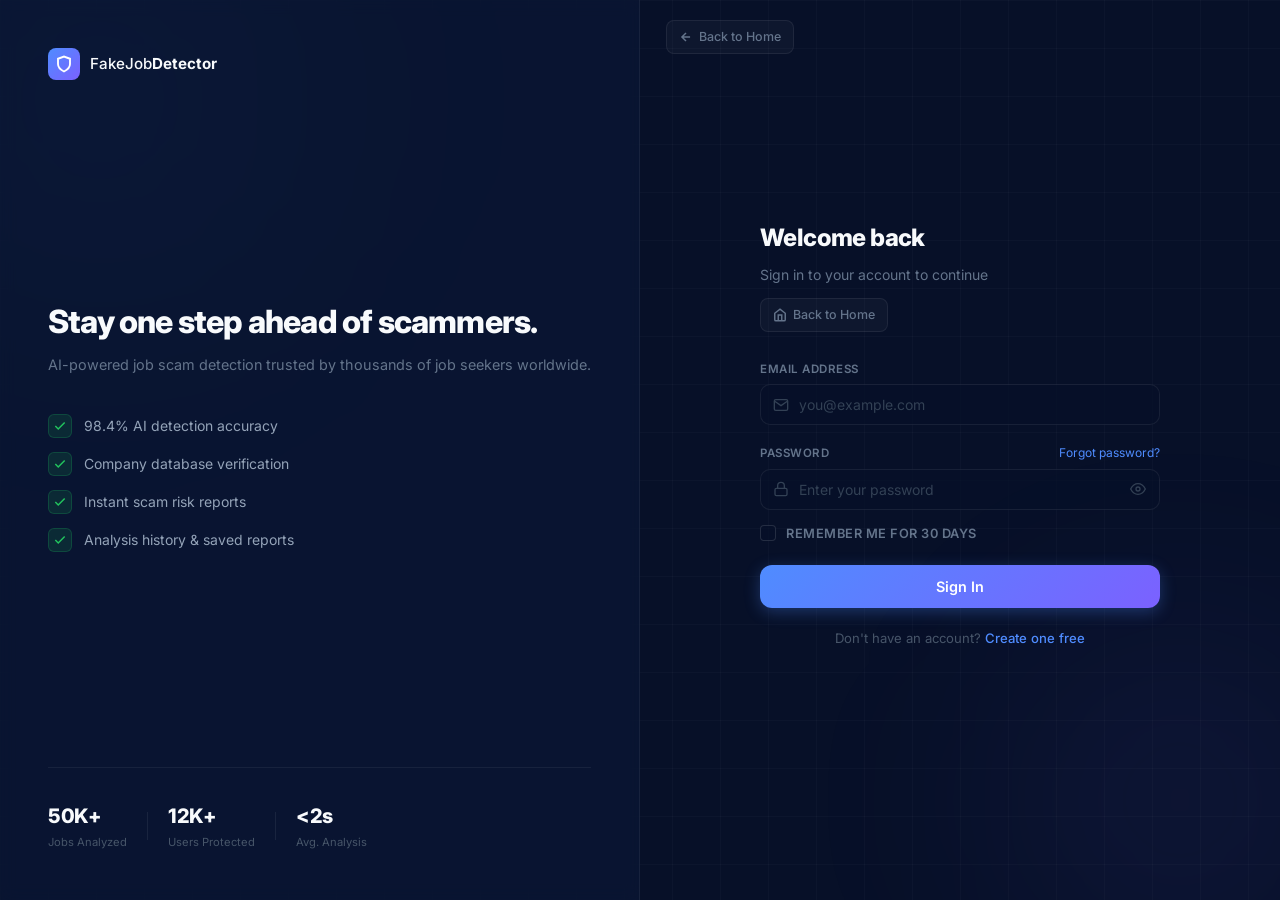
<file: templates/login.html>
<!DOCTYPE html>
<html lang="en">

<head>
    <meta charset="UTF-8" />
    <meta name="viewport" content="width=device-width, initial-scale=1.0" />
    <title>Login — Fake Job Detector</title>
    <link href="https://fonts.googleapis.com/css2?family=Inter:wght@300;400;500;600;700;800&display=swap"
        rel="stylesheet" />
    <link rel="stylesheet" href="/static/index.css" />
    <link rel="stylesheet" href="/static/auth.css" />
</head>

<body class="auth-body">
    <div class="bg-orb bg-orb--1"></div>
    <div class="bg-orb bg-orb--2"></div>
    <div class="bg-grid"></div>

    <div class="auth-layout">

        <!-- LEFT BRANDING PANEL -->
        <div class="auth-left">
            <a href="/" class="nav-logo auth-brand-logo">
                <div class="nav-logo-icon">
                    <svg width="18" height="18" viewBox="0 0 24 24" fill="none" stroke="currentColor"
                        stroke-width="2.5">
                        <path d="M12 22s8-4 8-10V5l-8-3-8 3v7c0 6 8 10 8 10z" />
                    </svg>
                </div>
                <span>FakeJob<strong>Detector</strong></span>
            </a>

            <div class="auth-left-content">
                <h2 class="auth-left-heading">Stay one step ahead of scammers.</h2>
                <p class="auth-left-sub">AI-powered job scam detection trusted by thousands of job seekers worldwide.
                </p>

                <div class="auth-features">
                    <div class="auth-feature-item">
                        <div class="auth-feature-icon">
                            <svg width="14" height="14" viewBox="0 0 24 24" fill="none" stroke="currentColor"
                                stroke-width="2.5">
                                <polyline points="20 6 9 17 4 12" />
                            </svg>
                        </div>
                        <span>98.4% AI detection accuracy</span>
                    </div>
                    <div class="auth-feature-item">
                        <div class="auth-feature-icon">
                            <svg width="14" height="14" viewBox="0 0 24 24" fill="none" stroke="currentColor"
                                stroke-width="2.5">
                                <polyline points="20 6 9 17 4 12" />
                            </svg>
                        </div>
                        <span>Company database verification</span>
                    </div>
                    <div class="auth-feature-item">
                        <div class="auth-feature-icon">
                            <svg width="14" height="14" viewBox="0 0 24 24" fill="none" stroke="currentColor"
                                stroke-width="2.5">
                                <polyline points="20 6 9 17 4 12" />
                            </svg>
                        </div>
                        <span>Instant scam risk reports</span>
                    </div>
                    <div class="auth-feature-item">
                        <div class="auth-feature-icon">
                            <svg width="14" height="14" viewBox="0 0 24 24" fill="none" stroke="currentColor"
                                stroke-width="2.5">
                                <polyline points="20 6 9 17 4 12" />
                            </svg>
                        </div>
                        <span>Analysis history &amp; saved reports</span>
                    </div>
                </div>
            </div>

            <div class="auth-left-stat-row">
                <div class="auth-left-stat"><span class="auth-left-stat-num">50K+</span><span
                        class="auth-left-stat-label">Jobs Analyzed</span></div>
                <div class="auth-left-stat-div"></div>
                <div class="auth-left-stat"><span class="auth-left-stat-num">12K+</span><span
                        class="auth-left-stat-label">Users Protected</span></div>
                <div class="auth-left-stat-div"></div>
                <div class="auth-left-stat"><span class="auth-left-stat-num">&lt;2s</span><span
                        class="auth-left-stat-label">Avg. Analysis</span></div>
            </div>
        </div>

        <!-- RIGHT FORM PANEL -->
        <div class="auth-right">
            <div class="back-toHome">

                <a href="/" class="auth-home-btn auth-home-btn--top">
                    <svg width="14" height="14" viewBox="0 0 24 24" fill="none" stroke="currentColor" stroke-width="2.5">
                        <path d="M19 12H5M12 5l-7 7 7 7" />
                    </svg>
                    Back to Home
                </a>
            </div>
            <div class="auth-form-card">
                <div class="auth-form-header">
                    <h1 class="auth-form-title">Welcome back</h1>
                    <p class="auth-form-sub">Sign in to your account to continue</p>
                    <a href="/" class="auth-home-btn">
                        <svg width="14" height="14" viewBox="0 0 24 24" fill="none" stroke="currentColor"
                            stroke-width="2.5">
                            <path d="M3 9l9-7 9 7v11a2 2 0 0 1-2 2H5a2 2 0 0 1-2-2z" />
                            <polyline points="9 22 9 12 15 12 15 22" />
                        </svg>
                        Back to Home
                    </a>
                </div>

                <form class="auth-form" id="loginForm" onsubmit="return false;">
                    <div class="auth-field">
                        <label for="email" class="auth-label">Email address</label>
                        <div class="auth-input-wrap">
                            <svg class="auth-input-icon" width="16" height="16" viewBox="0 0 24 24" fill="none"
                                stroke="currentColor" stroke-width="2">
                                <path d="M4 4h16c1.1 0 2 .9 2 2v12c0 1.1-.9 2-2 2H4c-1.1 0-2-.9-2-2V6c0-1.1.9-2 2-2z" />
                                <polyline points="22,6 12,13 2,6" />
                            </svg>
                            <input id="email" type="email" class="auth-input" placeholder="you@example.com"
                                autocomplete="email" />
                        </div>
                    </div>

                    <div class="auth-field">
                        <div class="auth-label-row">
                            <label for="password" class="auth-label">Password</label>
                            <a href="#" class="auth-forgot">Forgot password?</a>
                        </div>
                        <div class="auth-input-wrap">
                            <svg class="auth-input-icon" width="16" height="16" viewBox="0 0 24 24" fill="none"
                                stroke="currentColor" stroke-width="2">
                                <rect x="3" y="11" width="18" height="11" rx="2" ry="2" />
                                <path d="M7 11V7a5 5 0 0 1 10 0v4" />
                            </svg>
                            <input id="password" type="password" class="auth-input" placeholder="Enter your password"
                                autocomplete="current-password" />
                            <button type="button" class="auth-eye-btn" onclick="togglePassword('password', this)"
                                aria-label="Toggle password">
                                <svg width="16" height="16" viewBox="0 0 24 24" fill="none" stroke="currentColor"
                                    stroke-width="2">
                                    <path d="M1 12s4-8 11-8 11 8 11 8-4 8-11 8-11-8-11-8z" />
                                    <circle cx="12" cy="12" r="3" />
                                </svg>
                            </button>
                        </div>
                    </div>

                    <div class="auth-remember-row">
                        <label class="auth-checkbox-label">
                            <input type="checkbox" class="auth-checkbox" id="remember" />
                            <span class="auth-checkbox-custom"></span>
                            Remember me for 30 days
                        </label>
                    </div>

                    <button type="submit" class="auth-btn">
                        <span class="auth-btn-inner">Sign In</span>
                    </button>

                    <!-- <div class="auth-divider"><span>or continue with</span></div> -->

                    <!-- <div class="auth-social-row">
                        <button type="button" class="auth-social-btn">
                            <svg width="18" height="18" viewBox="0 0 24 24">
                                <path fill="#4285F4"
                                    d="M22.56 12.25c0-.78-.07-1.53-.2-2.25H12v4.26h5.92c-.26 1.37-1.04 2.53-2.21 3.31v2.77h3.57c2.08-1.92 3.28-4.74 3.28-8.09z" />
                                <path fill="#34A853"
                                    d="M12 23c2.97 0 5.46-.98 7.28-2.66l-3.57-2.77c-.98.66-2.23 1.06-3.71 1.06-2.86 0-5.29-1.93-6.16-4.53H2.18v2.84C3.99 20.53 7.7 23 12 23z" />
                                <path fill="#FBBC05"
                                    d="M5.84 14.09c-.22-.66-.35-1.36-.35-2.09s.13-1.43.35-2.09V7.07H2.18C1.43 8.55 1 10.22 1 12s.43 3.45 1.18 4.93l2.85-2.22.81-.62z" />
                                <path fill="#EA4335"
                                    d="M12 5.38c1.62 0 3.06.56 4.21 1.64l3.15-3.15C17.45 2.09 14.97 1 12 1 7.7 1 3.99 3.47 2.18 7.07l3.66 2.84c.87-2.6 3.3-4.53 6.16-4.53z" />
                            </svg>
                            Google
                        </button>
                        <button type="button" class="auth-social-btn">
                            <svg width="18" height="18" viewBox="0 0 24 24" fill="currentColor">
                                <path
                                    d="M12 0c-6.626 0-12 5.373-12 12 0 5.302 3.438 9.8 8.207 11.387.599.111.793-.261.793-.577v-2.234c-3.338.726-4.033-1.416-4.033-1.416-.546-1.387-1.333-1.756-1.333-1.756-1.089-.745.083-.729.083-.729 1.205.084 1.839 1.237 1.839 1.237 1.07 1.834 2.807 1.304 3.492.997.107-.775.418-1.305.762-1.604-2.665-.305-5.467-1.334-5.467-5.931 0-1.311.469-2.381 1.236-3.221-.124-.303-.535-1.524.117-3.176 0 0 1.008-.322 3.301 1.23.957-.266 1.983-.399 3.003-.404 1.02.005 2.047.138 3.006.404 2.291-1.552 3.297-1.23 3.297-1.23.653 1.653.242 2.874.118 3.176.77.84 1.235 1.911 1.235 3.221 0 4.609-2.807 5.624-5.479 5.921.43.372.823 1.102.823 2.222v3.293c0 .319.192.694.801.576 4.765-1.589 8.199-6.086 8.199-11.386 0-6.627-5.373-12-12-12z" />
                            </svg>
                            GitHub
                        </button>
                    </div> -->
                </form>

                <p class="auth-switch">Don't have an account? <a href="/signup">Create one free</a></p>
            </div>
        </div>

    </div>

    <script>
        function togglePassword(id, btn) {
            const input = document.getElementById(id);
            const isText = input.type === 'text';
            input.type = isText ? 'password' : 'text';
            btn.innerHTML = isText
                ? '<svg width="16" height="16" viewBox="0 0 24 24" fill="none" stroke="currentColor" stroke-width="2"><path d="M1 12s4-8 11-8 11 8 11 8-4 8-11 8-11-8-11-8z"/><circle cx="12" cy="12" r="3"/></svg>'
                : '<svg width="16" height="16" viewBox="0 0 24 24" fill="none" stroke="currentColor" stroke-width="2"><path d="M17.94 17.94A10.07 10.07 0 0 1 12 20c-7 0-11-8-11-8a18.45 18.45 0 0 1 5.06-5.94M9.9 4.24A9.12 9.12 0 0 1 12 4c7 0 11 8 11 8a18.5 18.5 0 0 1-2.16 3.19m-6.72-1.07a3 3 0 1 1-4.24-4.24"/><line x1="1" y1="1" x2="23" y2="23"/></svg>';
        }

        function showError(msg) {
            let el = document.getElementById('authError');
            if (!el) {
                el = document.createElement('div');
                el.id = 'authError';
                el.style.cssText = 'background:rgba(239,68,68,0.1);border:1px solid rgba(239,68,68,0.3);border-radius:10px;padding:10px 14px;font-size:0.82rem;color:#fca5a5;margin-bottom:4px;';
                document.querySelector('.auth-form').prepend(el);
            }
            el.textContent = msg;
            el.style.display = 'block';
        }

        function setLoading(loading) {
            const btn = document.querySelector('.auth-btn');
            btn.disabled = loading;
            btn.querySelector('.auth-btn-inner').textContent = loading ? 'Signing in...' : 'Sign In';
        }

        document.getElementById('loginForm').addEventListener('submit', async (e) => {
            e.preventDefault();
            const email = document.getElementById('email').value.trim();
            const password = document.getElementById('password').value.trim();
            if (!email || !password) { showError('Please fill in all fields.'); return; }

            setLoading(true);
            try {
                const res = await fetch('/auth/login', {
                    method: 'POST',
                    headers: { 'Content-Type': 'application/json' },
                    body: JSON.stringify({ email, password }),
                    credentials: 'include'
                });
                const data = await res.json();
                if (data.ok) {
                    // Redirect to ?next= param if present, else /analyze
                    const params = new URLSearchParams(window.location.search);
                    window.location.href = params.get('next') || '/analyze';
                } else {
                    showError(data.error || 'Login failed. Please try again.');
                    setLoading(false);
                }
            } catch {
                showError('Could not connect to server.');
                setLoading(false);
            }
        });
    </script>
</body>

</html>
</file>
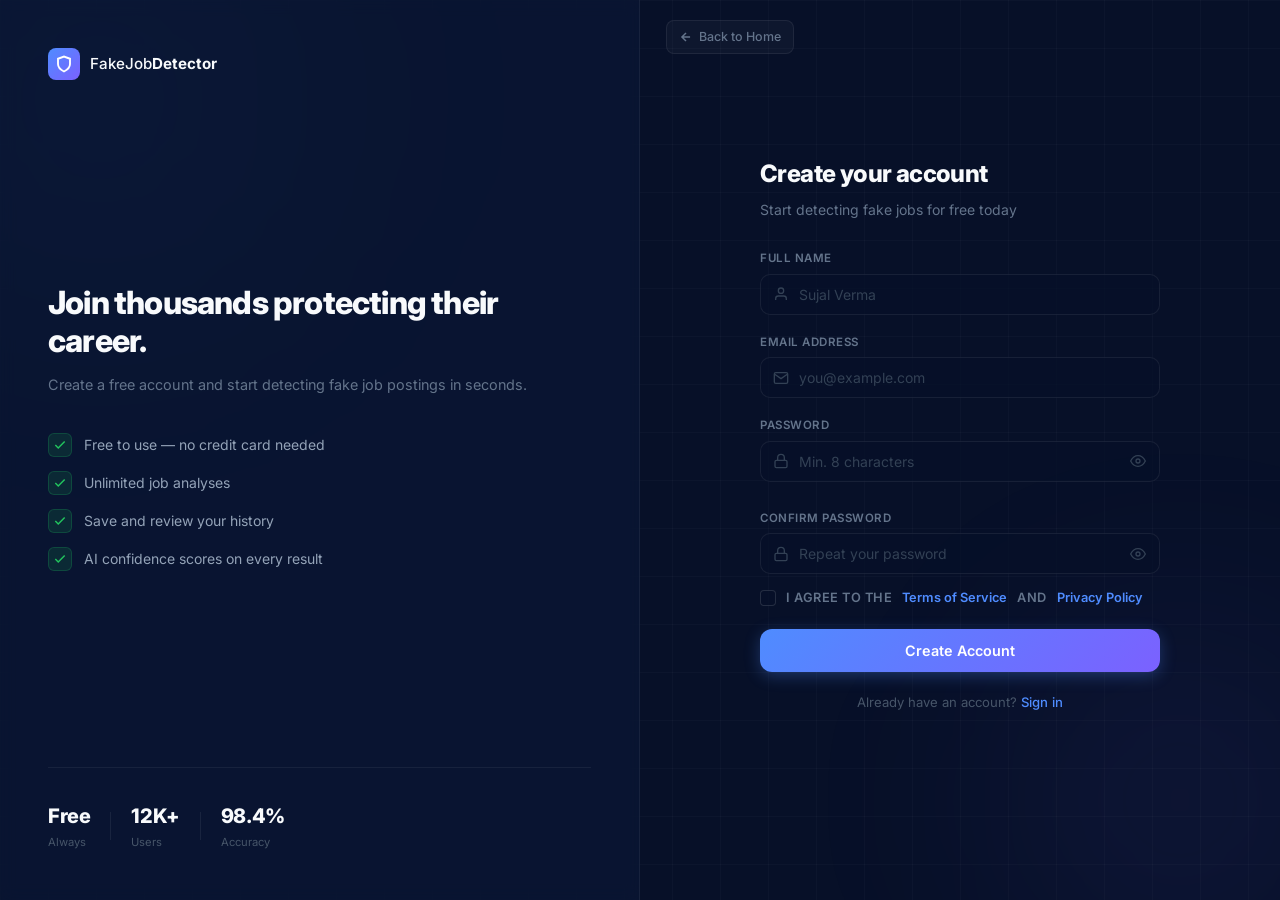
<file: templates/signup.html>
<!DOCTYPE html>
<html lang="en">

<head>
    <meta charset="UTF-8" />
    <meta name="viewport" content="width=device-width, initial-scale=1.0" />
    <title>Sign Up — Fake Job Detector</title>
    <link href="https://fonts.googleapis.com/css2?family=Inter:wght@300;400;500;600;700;800&display=swap"
        rel="stylesheet" />
    <link rel="stylesheet" href="/static/index.css" />
    <link rel="stylesheet" href="/static/auth.css" />
</head>

<body class="auth-body">
    <div class="bg-orb bg-orb--1"></div>
    <div class="bg-orb bg-orb--2"></div>
    <div class="bg-grid"></div>

    <div class="auth-layout">

        <!-- LEFT BRANDING PANEL -->
        <div class="auth-left">
            <a href="/" class="nav-logo auth-brand-logo">
                <div class="nav-logo-icon">
                    <svg width="18" height="18" viewBox="0 0 24 24" fill="none" stroke="currentColor"
                        stroke-width="2.5">
                        <path d="M12 22s8-4 8-10V5l-8-3-8 3v7c0 6 8 10 8 10z" />
                    </svg>
                </div>
                <span>FakeJob<strong>Detector</strong></span>
            </a>

            <div class="auth-left-content">
                <h2 class="auth-left-heading">Join thousands protecting their career.</h2>
                <p class="auth-left-sub">Create a free account and start detecting fake job postings in seconds.</p>

                <div class="auth-features">
                    <div class="auth-feature-item">
                        <div class="auth-feature-icon">
                            <svg width="14" height="14" viewBox="0 0 24 24" fill="none" stroke="currentColor"
                                stroke-width="2.5">
                                <polyline points="20 6 9 17 4 12" />
                            </svg>
                        </div>
                        <span>Free to use — no credit card needed</span>
                    </div>
                    <div class="auth-feature-item">
                        <div class="auth-feature-icon">
                            <svg width="14" height="14" viewBox="0 0 24 24" fill="none" stroke="currentColor"
                                stroke-width="2.5">
                                <polyline points="20 6 9 17 4 12" />
                            </svg>
                        </div>
                        <span>Unlimited job analyses</span>
                    </div>
                    <div class="auth-feature-item">
                        <div class="auth-feature-icon">
                            <svg width="14" height="14" viewBox="0 0 24 24" fill="none" stroke="currentColor"
                                stroke-width="2.5">
                                <polyline points="20 6 9 17 4 12" />
                            </svg>
                        </div>
                        <span>Save and review your history</span>
                    </div>
                    <div class="auth-feature-item">
                        <div class="auth-feature-icon">
                            <svg width="14" height="14" viewBox="0 0 24 24" fill="none" stroke="currentColor"
                                stroke-width="2.5">
                                <polyline points="20 6 9 17 4 12" />
                            </svg>
                        </div>
                        <span>AI confidence scores on every result</span>
                    </div>
                </div>
            </div>

            <div class="auth-left-stat-row">
                <div class="auth-left-stat"><span class="auth-left-stat-num">Free</span><span
                        class="auth-left-stat-label">Always</span></div>
                <div class="auth-left-stat-div"></div>
                <div class="auth-left-stat"><span class="auth-left-stat-num">12K+</span><span
                        class="auth-left-stat-label">Users</span></div>
                <div class="auth-left-stat-div"></div>
                <div class="auth-left-stat"><span class="auth-left-stat-num">98.4%</span><span
                        class="auth-left-stat-label">Accuracy</span></div>
            </div>
        </div>

        <!-- RIGHT FORM PANEL -->
        <div class="auth-right">
            <div class="back-toHome">
                <a href="/" class="auth-home-btn auth-home-btn--top">
                    <svg width="14" height="14" viewBox="0 0 24 24" fill="none" stroke="currentColor"
                        stroke-width="2.5">
                        <path d="M19 12H5M12 5l-7 7 7 7" />
                    </svg>
                    Back to Home
                </a>
            </div>
            <div class="auth-form-card">
                <div class="auth-form-header">
                    <h1 class="auth-form-title">Create your account</h1>
                    <p class="auth-form-sub">Start detecting fake jobs for free today</p>
                </div>

                <form class="auth-form" id="signupForm" onsubmit="return false;">
                    <div class="auth-field">
                        <label for="fullname" class="auth-label">Full Name</label>
                        <div class="auth-input-wrap">
                            <svg class="auth-input-icon" width="16" height="16" viewBox="0 0 24 24" fill="none"
                                stroke="currentColor" stroke-width="2">
                                <path d="M20 21v-2a4 4 0 0 0-4-4H8a4 4 0 0 0-4 4v2" />
                                <circle cx="12" cy="7" r="4" />
                            </svg>
                            <input id="fullname" type="text" class="auth-input" placeholder="Sujal Verma"
                                autocomplete="name" />
                        </div>
                    </div>

                    <div class="auth-field">
                        <label for="email" class="auth-label">Email address</label>
                        <div class="auth-input-wrap">
                            <svg class="auth-input-icon" width="16" height="16" viewBox="0 0 24 24" fill="none"
                                stroke="currentColor" stroke-width="2">
                                <path d="M4 4h16c1.1 0 2 .9 2 2v12c0 1.1-.9 2-2 2H4c-1.1 0-2-.9-2-2V6c0-1.1.9-2 2-2z" />
                                <polyline points="22,6 12,13 2,6" />
                            </svg>
                            <input id="email" type="email" class="auth-input" placeholder="you@example.com"
                                autocomplete="email" />
                        </div>
                    </div>

                    <div class="auth-field">
                        <label for="password" class="auth-label">Password</label>
                        <div class="auth-input-wrap">
                            <svg class="auth-input-icon" width="16" height="16" viewBox="0 0 24 24" fill="none"
                                stroke="currentColor" stroke-width="2">
                                <rect x="3" y="11" width="18" height="11" rx="2" ry="2" />
                                <path d="M7 11V7a5 5 0 0 1 10 0v4" />
                            </svg>
                            <input id="password" type="password" class="auth-input" placeholder="Min. 8 characters"
                                autocomplete="new-password" oninput="checkStrength(this.value)" />
                            <button type="button" class="auth-eye-btn" onclick="togglePassword('password', this)"
                                aria-label="Toggle password">
                                <svg width="16" height="16" viewBox="0 0 24 24" fill="none" stroke="currentColor"
                                    stroke-width="2">
                                    <path d="M1 12s4-8 11-8 11 8 11 8-4 8-11 8-11-8-11-8z" />
                                    <circle cx="12" cy="12" r="3" />
                                </svg>
                            </button>
                        </div>
                        <!-- <div class="auth-strength-bar" id="strengthBar">
                            <div class="auth-strength-fill" id="strengthFill"></div>
                        </div> -->
                        <p class="auth-strength-label" id="strengthLabel"></p>
                    </div>

                    <div class="auth-field">
                        <label for="confirm" class="auth-label">Confirm Password</label>
                        <div class="auth-input-wrap">
                            <svg class="auth-input-icon" width="16" height="16" viewBox="0 0 24 24" fill="none"
                                stroke="currentColor" stroke-width="2">
                                <rect x="3" y="11" width="18" height="11" rx="2" ry="2" />
                                <path d="M7 11V7a5 5 0 0 1 10 0v4" />
                            </svg>
                            <input id="confirm" type="password" class="auth-input" placeholder="Repeat your password"
                                autocomplete="new-password" />
                            <button type="button" class="auth-eye-btn" onclick="togglePassword('confirm', this)"
                                aria-label="Toggle password">
                                <svg width="16" height="16" viewBox="0 0 24 24" fill="none" stroke="currentColor"
                                    stroke-width="2">
                                    <path d="M1 12s4-8 11-8 11 8 11 8-4 8-11 8-11-8-11-8z" />
                                    <circle cx="12" cy="12" r="3" />
                                </svg>
                            </button>
                        </div>
                    </div>

                    <div class="auth-remember-row">
                        <label class="auth-checkbox-label">
                            <input type="checkbox" class="auth-checkbox" id="terms" />
                            <span class="auth-checkbox-custom"></span>
                            I agree to the <a href="#" class="auth-terms-link">Terms of Service</a> and <a href="#"
                                class="auth-terms-link">Privacy Policy</a>
                        </label>
                    </div>

                    <button type="submit" class="auth-btn">
                        <span class="auth-btn-inner">Create Account</span>
                    </button>

                    <!-- <div class="auth-divider"><span>or sign up with</span></div> -->

                    <!-- <div class="auth-social-row">
                        <button type="button" class="auth-social-btn">
                            <svg width="18" height="18" viewBox="0 0 24 24">
                                <path fill="#4285F4"
                                    d="M22.56 12.25c0-.78-.07-1.53-.2-2.25H12v4.26h5.92c-.26 1.37-1.04 2.53-2.21 3.31v2.77h3.57c2.08-1.92 3.28-4.74 3.28-8.09z" />
                                <path fill="#34A853"
                                    d="M12 23c2.97 0 5.46-.98 7.28-2.66l-3.57-2.77c-.98.66-2.23 1.06-3.71 1.06-2.86 0-5.29-1.93-6.16-4.53H2.18v2.84C3.99 20.53 7.7 23 12 23z" />
                                <path fill="#FBBC05"
                                    d="M5.84 14.09c-.22-.66-.35-1.36-.35-2.09s.13-1.43.35-2.09V7.07H2.18C1.43 8.55 1 10.22 1 12s.43 3.45 1.18 4.93l2.85-2.22.81-.62z" />
                                <path fill="#EA4335"
                                    d="M12 5.38c1.62 0 3.06.56 4.21 1.64l3.15-3.15C17.45 2.09 14.97 1 12 1 7.7 1 3.99 3.47 2.18 7.07l3.66 2.84c.87-2.6 3.3-4.53 6.16-4.53z" />
                            </svg>
                            Google
                        </button>
                        <button type="button" class="auth-social-btn">
                            <svg width="18" height="18" viewBox="0 0 24 24" fill="currentColor">
                                <path
                                    d="M12 0c-6.626 0-12 5.373-12 12 0 5.302 3.438 9.8 8.207 11.387.599.111.793-.261.793-.577v-2.234c-3.338.726-4.033-1.416-4.033-1.416-.546-1.387-1.333-1.756-1.333-1.756-1.089-.745.083-.729.083-.729 1.205.084 1.839 1.237 1.839 1.237 1.07 1.834 2.807 1.304 3.492.997.107-.775.418-1.305.762-1.604-2.665-.305-5.467-1.334-5.467-5.931 0-1.311.469-2.381 1.236-3.221-.124-.303-.535-1.524.117-3.176 0 0 1.008-.322 3.301 1.23.957-.266 1.983-.399 3.003-.404 1.02.005 2.047.138 3.006.404 2.291-1.552 3.297-1.23 3.297-1.23.653 1.653.242 2.874.118 3.176.77.84 1.235 1.911 1.235 3.221 0 4.609-2.807 5.624-5.479 5.921.43.372.823 1.102.823 2.222v3.293c0 .319.192.694.801.576 4.765-1.589 8.199-6.086 8.199-11.386 0-6.627-5.373-12-12-12z" />
                            </svg>
                            GitHub
                        </button>
                    </div> -->
                </form>

                <p class="auth-switch">Already have an account? <a href="/login">Sign in</a></p>
            </div>
        </div>

    </div>

    <script>
        function togglePassword(id, btn) {
            const input = document.getElementById(id);
            const isText = input.type === 'text';
            input.type = isText ? 'password' : 'text';
            btn.innerHTML = isText
                ? '<svg width="16" height="16" viewBox="0 0 24 24" fill="none" stroke="currentColor" stroke-width="2"><path d="M1 12s4-8 11-8 11 8 11 8-4 8-11 8-11-8-11-8z"/><circle cx="12" cy="12" r="3"/></svg>'
                : '<svg width="16" height="16" viewBox="0 0 24 24" fill="none" stroke="currentColor" stroke-width="2"><path d="M17.94 17.94A10.07 10.07 0 0 1 12 20c-7 0-11-8-11-8a18.45 18.45 0 0 1 5.06-5.94M9.9 4.24A9.12 9.12 0 0 1 12 4c7 0 11 8 11 8a18.5 18.5 0 0 1-2.16 3.19m-6.72-1.07a3 3 0 1 1-4.24-4.24"/><line x1="1" y1="1" x2="23" y2="23"/></svg>';
        }

        function checkStrength(val) {
            const fill = document.getElementById('strengthFill');
            const label = document.getElementById('strengthLabel');
            let score = 0;
            if (val.length >= 8) score++;
            if (/[A-Z]/.test(val)) score++;
            if (/[0-9]/.test(val)) score++;
            if (/[^A-Za-z0-9]/.test(val)) score++;
            const levels = [
                { w: '25%', color: '#ef4444', text: 'Weak' },
                { w: '50%', color: '#f59e0b', text: 'Fair' },
                { w: '75%', color: '#3b82f6', text: 'Good' },
                { w: '100%', color: '#22c55e', text: 'Strong' },
            ];
            if (val.length === 0) { fill.style.width = '0'; label.textContent = ''; return; }
            const lvl = levels[score - 1] || levels[0];
            fill.style.width = lvl.w;
            fill.style.background = lvl.color;
            label.textContent = lvl.text;
            label.style.color = lvl.color;
        }

        function showError(msg) {
            let el = document.getElementById('authError');
            if (!el) {
                el = document.createElement('div');
                el.id = 'authError';
                el.style.cssText = 'background:rgba(239,68,68,0.1);border:1px solid rgba(239,68,68,0.3);border-radius:10px;padding:10px 14px;font-size:0.82rem;color:#fca5a5;margin-bottom:4px;';
                document.querySelector('.auth-form').prepend(el);
            }
            el.textContent = msg;
            el.style.display = 'block';
        }

        function setLoading(loading) {
            const btn = document.querySelector('.auth-btn');
            btn.disabled = loading;
            btn.querySelector('.auth-btn-inner').textContent = loading ? 'Creating account...' : 'Create Account';
        }

        document.getElementById('signupForm').addEventListener('submit', async (e) => {
            e.preventDefault();
            const name = document.getElementById('fullname').value.trim();
            const email = document.getElementById('email').value.trim();
            const password = document.getElementById('password').value.trim();
            const confirm = document.getElementById('confirm').value.trim();
            const terms = document.getElementById('terms').checked;

            if (!name || !email || !password || !confirm) { showError('Please fill in all fields.'); return; }
            if (password !== confirm) { showError('Passwords do not match.'); return; }
            if (password.length < 8) { showError('Password must be at least 8 characters.'); return; }
            if (!terms) { showError('Please accept the Terms of Service to continue.'); return; }

            setLoading(true);
            try {
                const res = await fetch('/auth/signup', {
                    method: 'POST',
                    headers: { 'Content-Type': 'application/json' },
                    body: JSON.stringify({ name, email, password }),
                    credentials: 'include'
                });
                const data = await res.json();
                if (data.ok) {
                    window.location.href = '/analyze';
                } else {
                    showError(data.error || 'Signup failed. Please try again.');
                    setLoading(false);
                }
            } catch {
                showError('Could not connect to server.');
                setLoading(false);
            }
        });
    </script>
</body>

</html>
</file>
<file: static/index.css>
/* ── RESET & BASE ── */
*, *::before, *::after { box-sizing: border-box; margin: 0; padding: 0; }

html { scroll-behavior: smooth; }

body {
  font-family: 'Inter', sans-serif;
  background-color: #071028;
  color: #e2e8f0;
  line-height: 1.6;
  overflow-x: hidden;
}

/* ── BACKGROUND ── */
.bg-orb {
  position: fixed;
  border-radius: 50%;
  filter: blur(100px);
  pointer-events: none;
  z-index: 0;
}
.bg-orb--1 {
  width: 600px; height: 600px;
  background: radial-gradient(circle, rgba(79,140,255,0.12) 0%, transparent 70%);
  top: -200px; left: -200px;
}
.bg-orb--2 {
  width: 500px; height: 500px;
  background: radial-gradient(circle, rgba(123,97,255,0.10) 0%, transparent 70%);
  bottom: -150px; right: -150px;
}
.bg-grid {
  position: fixed;
  inset: 0;
  background-image:
    linear-gradient(rgba(255,255,255,0.025) 1px, transparent 1px),
    linear-gradient(90deg, rgba(255,255,255,0.025) 1px, transparent 1px);
  background-size: 48px 48px;
  pointer-events: none;
  z-index: 0;
}

/* ── NAVBAR ── */
.navbar {
  position: fixed;
  top: 0; left: 0; right: 0;
  z-index: 100;
  transition: background 0.3s ease, border-color 0.3s ease, backdrop-filter 0.3s ease;
  border-bottom: 1px solid transparent;
}
.navbar--scrolled {
  background: rgba(7, 16, 40, 0.85);
  backdrop-filter: blur(16px);
  -webkit-backdrop-filter: blur(16px);
  border-bottom-color: rgba(255,255,255,0.06);
}
.nav-inner {
  max-width: 1120px;
  margin: 0 auto;
  padding: 0 24px;
  height: 64px;
  display: flex;
  align-items: center;
  gap: 32px;
}
.nav-logo {
  display: flex;
  align-items: center;
  gap: 10px;
  text-decoration: none;
  color: #f8fafc;
  font-size: 0.95rem;
  font-weight: 500;
  flex-shrink: 0;
}
.nav-logo strong { font-weight: 700; }
.nav-logo-icon {
  width: 32px; height: 32px;
  background: linear-gradient(135deg, #4f8cff, #7b61ff);
  border-radius: 8px;
  display: flex;
  align-items: center;
  justify-content: center;
  color: #fff;
  flex-shrink: 0;
}
.nav-links {
  display: flex;
  align-items: center;
  gap: 4px;
  flex: 1;
}
.nav-link {
  text-decoration: none;
  color: #94a3b8;
  font-size: 0.875rem;
  font-weight: 450;
  padding: 6px 12px;
  border-radius: 8px;
  transition: color 0.2s, background 0.2s;
}
.nav-link:hover { color: #f8fafc; background: rgba(255,255,255,0.05); }
.nav-actions {
  display: flex;
  align-items: center;
  gap: 8px;
  margin-left: auto;
}
.nav-status-dot {
  width: 7px; height: 7px;
  border-radius: 50%;
  background: #22c55e;
  box-shadow: 0 0 8px rgba(34,197,94,0.6);
  animation: pulse-dot 2.5s ease-in-out infinite;
}
@keyframes pulse-dot {
  0%,100% { opacity:1; transform:scale(1); }
  50% { opacity:0.5; transform:scale(0.75); }
}
.nav-status-text {
  font-size: 0.78rem;
  color: #22c55e;
  font-weight: 500;
}

/* Mobile hamburger */
.nav-hamburger {
  display: none;
  flex-direction: column;
  gap: 5px;
  background: none;
  border: none;
  cursor: pointer;
  padding: 4px;
  margin-left: auto;
}
.nav-hamburger span {
  display: block;
  width: 22px; height: 2px;
  background: #94a3b8;
  border-radius: 2px;
  transition: all 0.25s ease;
}
.nav-hamburger--open span:nth-child(1) { transform: translateY(7px) rotate(45deg); }
.nav-hamburger--open span:nth-child(2) { opacity: 0; }
.nav-hamburger--open span:nth-child(3) { transform: translateY(-7px) rotate(-45deg); }
.nav-drawer {
  display: none;
  flex-direction: column;
  background: rgba(7,16,40,0.97);
  border-top: 1px solid rgba(255,255,255,0.06);
  padding: 12px 24px 20px;
}
.nav-drawer--open { display: flex; }
.nav-drawer-link {
  text-decoration: none;
  color: #94a3b8;
  font-size: 0.9rem;
  padding: 10px 0;
  border-bottom: 1px solid rgba(255,255,255,0.04);
  transition: color 0.2s;
}
.nav-drawer-link:hover { color: #f8fafc; }

/* ── HERO ── */
.hero {
  position: relative;
  z-index: 1;
  padding: 140px 24px 80px;
}
.hero-inner {
  max-width: 1120px;
  margin: 0 auto;
  display: grid;
  grid-template-columns: 1fr 1fr;
  gap: 64px;
  align-items: center;
}
.hero-badge {
  display: inline-flex;
  align-items: center;
  gap: 8px;
  background: rgba(79,140,255,0.08);
  border: 1px solid rgba(79,140,255,0.2);
  border-radius: 999px;
  padding: 5px 14px;
  font-size: 0.75rem;
  font-weight: 500;
  color: #4f8cff;
  letter-spacing: 0.3px;
  margin-bottom: 20px;
}
.hero-badge-dot {
  width: 6px; height: 6px;
  border-radius: 50%;
  background: #4f8cff;
  box-shadow: 0 0 6px #4f8cff;
  animation: pulse-dot 2s ease-in-out infinite;
}
.hero-heading {
  font-size: clamp(2rem, 4vw, 3rem);
  font-weight: 800;
  color: #f8fafc;
  line-height: 1.15;
  letter-spacing: -0.03em;
  margin-bottom: 20px;
}
.hero-heading-accent {
  background: linear-gradient(90deg, #4f8cff 0%, #7b61ff 50%, #00c2ff 100%);
  -webkit-background-clip: text;
  -webkit-text-fill-color: transparent;
  background-clip: text;
}
.hero-sub {
  font-size: 1rem;
  color: #94a3b8;
  line-height: 1.7;
  max-width: 480px;
  margin-bottom: 32px;
}

.hero-ctas {
  display: flex;
  align-items: center;
  gap: 12px;
  flex-wrap: wrap;
  margin-bottom: 40px;
}
.btn-primary {
  display: inline-flex;
  align-items: center;
  gap: 8px;
  background: linear-gradient(135deg, #4f8cff 0%, #7b61ff 100%);
  color: #fff;
  text-decoration: none;
  font-size: 0.9rem;
  font-weight: 600;
  padding: 12px 22px;
  border-radius: 10px;
  border: none;
  cursor: pointer;
  transition: all 0.2s ease;
  box-shadow: 0 4px 16px rgba(79,140,255,0.3);
}
.btn-primary:hover {
  transform: translateY(-2px);
  box-shadow: 0 8px 24px rgba(79,140,255,0.4);
  filter: brightness(1.08);
}
.btn-ghost {
  display: inline-flex;
  align-items: center;
  gap: 6px;
  color: #94a3b8;
  text-decoration: none;
  font-size: 0.875rem;
  font-weight: 500;
  padding: 12px 18px;
  border-radius: 10px;
  border: 1px solid rgba(255,255,255,0.08);
  transition: all 0.2s ease;
}
.btn-ghost:hover { color: #f8fafc; border-color: rgba(255,255,255,0.15); background: rgba(255,255,255,0.04); }
.hero-stats {
  display: flex;
  align-items: center;
  gap: 20px;
}
.hero-stat { display: flex; flex-direction: column; gap: 2px; }
.hero-stat-num { font-size: 1.25rem; font-weight: 700; color: #f8fafc; letter-spacing: -0.02em; }
.hero-stat-label { font-size: 0.72rem; color: #64748b; font-weight: 400; }
.hero-stat-divider { width: 1px; height: 32px; background: rgba(255,255,255,0.08); }

/* ── HERO MOCKUP ── */
.hero-right { position: relative; }
.mockup-card {
  background: rgba(11,23,54,0.8);
  border: 1px solid rgba(255,255,255,0.08);
  border-radius: 20px;
  overflow: hidden;
  box-shadow: 0 32px 64px rgba(0,0,0,0.5), inset 0 1px 0 rgba(255,255,255,0.06);
  backdrop-filter: blur(12px);
}
.mockup-header {
  display: flex;
  align-items: center;
  gap: 10px;
  padding: 14px 18px;
  border-bottom: 1px solid rgba(255,255,255,0.06);
  background: rgba(255,255,255,0.02);
}
.mockup-dots { display: flex; gap: 6px; }
.mockup-dots span {
  width: 10px; height: 10px;
  border-radius: 50%;
  background: rgba(255,255,255,0.12);
}
.mockup-dots span:nth-child(1) { background: #ef4444; }
.mockup-dots span:nth-child(2) { background: #f59e0b; }
.mockup-dots span:nth-child(3) { background: #22c55e; }
.mockup-title { font-size: 0.75rem; color: #64748b; font-weight: 500; margin-left: 4px; }
.mockup-body { padding: 20px; display: flex; flex-direction: column; gap: 14px; }
.mockup-risk-row { display: flex; justify-content: space-between; align-items: center; }
.mockup-label { font-size: 0.75rem; color: #94a3b8; font-weight: 500; }
.mockup-risk-badge {
  font-size: 0.65rem;
  font-weight: 700;
  letter-spacing: 0.5px;
  padding: 3px 10px;
  border-radius: 999px;
}
.mockup-risk-high { background: rgba(239,68,68,0.15); color: #ef4444; border: 1px solid rgba(239,68,68,0.25); }
.mockup-meter-track {
  height: 6px;
  background: rgba(255,255,255,0.06);
  border-radius: 999px;
  overflow: hidden;
}
.mockup-meter-fill {
  height: 100%;
  background: linear-gradient(90deg, #f59e0b, #ef4444);
  border-radius: 999px;
  transition: width 1s ease;
}
.mockup-meter-labels {
  display: flex;
  justify-content: space-between;
  font-size: 0.65rem;
  color: #475569;
}

.mockup-flags { display: flex; flex-direction: column; gap: 7px; }
.mockup-flag-item {
  display: flex;
  align-items: center;
  gap: 8px;
  font-size: 0.75rem;
  padding: 7px 10px;
  border-radius: 8px;
  font-weight: 450;
}
.mockup-flag-red { background: rgba(239,68,68,0.08); color: #fca5a5; border: 1px solid rgba(239,68,68,0.15); }
.mockup-flag-yellow { background: rgba(245,158,11,0.08); color: #fcd34d; border: 1px solid rgba(245,158,11,0.15); }
.mockup-flag-green { background: rgba(34,197,94,0.08); color: #86efac; border: 1px solid rgba(34,197,94,0.15); }
.mockup-verdict {
  display: flex;
  align-items: center;
  gap: 8px;
  font-size: 0.78rem;
  font-weight: 600;
  color: #ef4444;
  background: rgba(239,68,68,0.08);
  border: 1px solid rgba(239,68,68,0.2);
  border-radius: 10px;
  padding: 10px 14px;
}

/* Floating cards */
.float-card {
  position: absolute;
  display: flex;
  align-items: center;
  gap: 10px;
  background: rgba(11,23,54,0.9);
  border: 1px solid rgba(255,255,255,0.1);
  border-radius: 12px;
  padding: 10px 14px;
  backdrop-filter: blur(12px);
  box-shadow: 0 8px 24px rgba(0,0,0,0.4);
}
.float-card--confidence { bottom: -20px; left: -24px; animation: float-a 4s ease-in-out infinite; }
.float-card--verified { top: -16px; right: -20px; animation: float-b 4.5s ease-in-out infinite; }
@keyframes float-a {
  0%,100% { transform: translateY(0); }
  50% { transform: translateY(-8px); }
}
@keyframes float-b {
  0%,100% { transform: translateY(0); }
  50% { transform: translateY(6px); }
}
.float-card-icon {
  width: 30px; height: 30px;
  border-radius: 8px;
  display: flex;
  align-items: center;
  justify-content: center;
  flex-shrink: 0;
}
.float-card-icon--blue { background: rgba(79,140,255,0.15); color: #4f8cff; }
.float-card-icon--green { background: rgba(34,197,94,0.15); color: #22c55e; }
.float-card-label { font-size: 0.65rem; color: #64748b; font-weight: 400; }
.float-card-value { font-size: 0.85rem; font-weight: 700; color: #f8fafc; }
.float-card-value--green { color: #22c55e; }

/* ── TRUSTED BY ── */
.trusted {
  position: relative;
  z-index: 1;
  padding: 40px 24px;
  border-top: 1px solid rgba(255,255,255,0.04);
  border-bottom: 1px solid rgba(255,255,255,0.04);
  text-align: center;
}
.trusted-label { font-size: 0.75rem; color: #475569; font-weight: 400; margin-bottom: 20px; letter-spacing: 0.3px; }
.trusted-logos { display: flex; align-items: center; justify-content: center; gap: 32px; flex-wrap: wrap; }
.trusted-logo {
  font-size: 0.85rem;
  font-weight: 700;
  color: #334155;
  letter-spacing: 0.5px;
  text-transform: uppercase;
  transition: color 0.2s;
}
.trusted-logo:hover { color: #64748b; }

/* ── SHARED SECTION STYLES ── */
.section-inner {
  max-width: 1120px;
  margin: 0 auto;
  padding: 0 24px;
}
.section-label {
  display: inline-block;
  font-size: 0.7rem;
  font-weight: 600;
  letter-spacing: 1px;
  text-transform: uppercase;
  color: #4f8cff;
  margin-bottom: 12px;
}
.section-heading {
  font-size: clamp(1.6rem, 3vw, 2.25rem);
  font-weight: 800;
  color: #f8fafc;
  letter-spacing: -0.025em;
  line-height: 1.2;
  margin-bottom: 12px;
}
.section-sub {
  font-size: 0.95rem;
  color: #64748b;
  max-width: 520px;
  line-height: 1.7;
  margin-bottom: 48px;
}

/* ── FEATURES ── */
.features {
  position: relative;
  z-index: 1;
  padding: 96px 0;
}
.features-grid {
  display: grid;
  grid-template-columns: repeat(3, 1fr);
  gap: 16px;
}
.feature-card {
  background: rgba(11,23,54,0.5);
  border: 1px solid rgba(255,255,255,0.06);
  border-radius: 16px;
  padding: 28px 24px;
  transition: all 0.25s ease;
}
.feature-card:hover {
  border-color: rgba(79,140,255,0.2);
  background: rgba(11,23,54,0.8);
  transform: translateY(-3px);
  box-shadow: 0 12px 32px rgba(0,0,0,0.3);
}
.feature-icon {
  width: 44px; height: 44px;
  border-radius: 12px;
  display: flex;
  align-items: center;
  justify-content: center;
  margin-bottom: 16px;
}
.feature-icon--blue   { background: rgba(79,140,255,0.12); color: #4f8cff; }
.feature-icon--purple { background: rgba(123,97,255,0.12); color: #7b61ff; }
.feature-icon--cyan   { background: rgba(0,194,255,0.10); color: #00c2ff; }
.feature-icon--red    { background: rgba(239,68,68,0.10); color: #ef4444; }
.feature-icon--green  { background: rgba(34,197,94,0.10); color: #22c55e; }
.feature-icon--orange { background: rgba(249,115,22,0.10); color: #f97316; }
.feature-title { font-size: 0.95rem; font-weight: 600; color: #f1f5f9; margin-bottom: 8px; }
.feature-desc { font-size: 0.82rem; color: #64748b; line-height: 1.65; }

/* ── HOW IT WORKS ── */
.how {
  position: relative;
  z-index: 1;
  padding: 96px 0;
  background: rgba(11,23,54,0.3);
  border-top: 1px solid rgba(255,255,255,0.04);
  border-bottom: 1px solid rgba(255,255,255,0.04);
}
.how-steps {
  display: flex;
  align-items: center;
  gap: 16px;
}
.how-step {
  flex: 1;
  background: rgba(7,16,40,0.6);
  border: 1px solid rgba(255,255,255,0.07);
  border-radius: 16px;
  padding: 28px 24px;
  transition: all 0.25s ease;
}
.how-step:hover { border-color: rgba(79,140,255,0.2); transform: translateY(-2px); }
.how-step-num {
  font-size: 2rem;
  font-weight: 800;
  color: rgba(79,140,255,0.2);
  letter-spacing: -0.04em;
  margin-bottom: 12px;
  line-height: 1;
}
.how-step-title { font-size: 0.95rem; font-weight: 600; color: #f1f5f9; margin-bottom: 8px; }
.how-step-desc { font-size: 0.82rem; color: #64748b; line-height: 1.65; }
.how-connector { color: #1e3a5f; flex-shrink: 0; }

/* ── ANALYZER SECTION ── */
.analyzer-section {
  position: relative;
  z-index: 1;
  padding: 96px 0;
}
.analyzer-card {
  display: grid;
  grid-template-columns: 1fr 1fr;
  background: rgba(11,23,54,0.6);
  border: 1px solid rgba(255,255,255,0.07);
  border-radius: 24px;
  overflow: hidden;
  box-shadow: 0 32px 64px rgba(0,0,0,0.4), inset 0 1px 0 rgba(255,255,255,0.05);
  backdrop-filter: blur(12px);
}
.analyzer-left {
  padding: 36px 32px;
  border-right: 1px solid rgba(255,255,255,0.05);
  display: flex;
  flex-direction: column;
}
.analyzer-left-header {
  display: flex;
  align-items: center;
  gap: 12px;
  margin-bottom: 28px;
}
.analyzer-left-icon {
  width: 36px; height: 36px;
  background: rgba(79,140,255,0.12);
  border: 1px solid rgba(79,140,255,0.2);
  border-radius: 10px;
  display: flex;
  align-items: center;
  justify-content: center;
  color: #4f8cff;
  flex-shrink: 0;
}
.analyzer-left-title { font-size: 0.9rem; font-weight: 600; color: #f1f5f9; }
.analyzer-left-sub { font-size: 0.75rem; color: #475569; }
.analyzer-right {
  padding: 36px 32px;
  display: flex;
  flex-direction: column;
}
.analyzer-right-header {
  display: flex;
  align-items: center;
  gap: 12px;
  margin-bottom: 20px;
}
.analyzer-right-icon {
  width: 36px; height: 36px;
  background: rgba(123,97,255,0.12);
  border: 1px solid rgba(123,97,255,0.2);
  border-radius: 10px;
  display: flex;
  align-items: center;
  justify-content: center;
  color: #7b61ff;
  flex-shrink: 0;
}
.analyzer-right-title { font-size: 0.9rem; font-weight: 600; color: #f1f5f9; }
.analyzer-right-sub { font-size: 0.75rem; color: #475569; }

/* Form */
.form { display: flex; flex-direction: column; gap: 16px; flex: 1; }
.field { display: flex; flex-direction: column; gap: 6px; }
.field--grow { flex: 1; display: flex; flex-direction: column; }
.field--grow textarea { flex: 1; min-height: 120px; }

label {
  display: flex;
  align-items: center;
  gap: 6px;
  font-size: 0.7rem;
  font-weight: 600;
  color: #64748b;
  letter-spacing: 0.5px;
  text-transform: uppercase;
}
label svg { color: #4f8cff; flex-shrink: 0; }

input, textarea {
  width: 100%;
  background: rgba(7,16,40,0.7);
  border: 1px solid rgba(255,255,255,0.07);
  border-radius: 10px;
  padding: 11px 14px;
  font-family: 'Inter', sans-serif;
  font-size: 0.875rem;
  color: #f1f5f9;
  outline: none;
  transition: all 0.2s ease;
}
input::placeholder, textarea::placeholder { color: #334155; }
input:focus, textarea:focus {
  border-color: rgba(79,140,255,0.4);
  background: rgba(7,16,40,0.9);
  box-shadow: 0 0 0 3px rgba(79,140,255,0.08);
}
textarea { resize: none; line-height: 1.6; }

.btn {
  flex-shrink: 0;
  width: 100%;
  padding: 13px;
  border: none;
  border-radius: 12px;
  background: linear-gradient(135deg, #4f8cff 0%, #7b61ff 100%);
  color: #fff;
  font-family: 'Inter', sans-serif;
  font-size: 0.9rem;
  font-weight: 600;
  cursor: pointer;
  transition: all 0.2s ease;
  box-shadow: 0 4px 16px rgba(79,140,255,0.3);
}
.btn:hover { transform: translateY(-2px); box-shadow: 0 8px 24px rgba(79,140,255,0.4); filter: brightness(1.08); }
.btn:active { transform: translateY(0); }
.btn-inner { display: flex; align-items: center; justify-content: center; gap: 8px; }

/* Result box */
.result-box {
  flex: 1;
  background: rgba(7,16,40,0.5);
  border: 1px solid rgba(255,255,255,0.05);
  border-radius: 14px;
  overflow-y: auto;
  min-height: 200px;
}
.result-empty {
  display: flex;
  flex-direction: column;
  align-items: center;
  justify-content: center;
  height: 100%;
  min-height: 200px;
  padding: 32px;
  text-align: center;
}
.result-empty-icon {
  width: 56px; height: 56px;
  background: rgba(79,140,255,0.06);
  border: 1px solid rgba(79,140,255,0.1);
  border-radius: 16px;
  display: flex;
  align-items: center;
  justify-content: center;
  color: #1e3a5f;
  margin-bottom: 16px;
}
.result-empty-title { font-size: 0.9rem; font-weight: 600; color: #334155; margin-bottom: 8px; }
.result-empty-sub { font-size: 0.78rem; color: #1e3a5f; line-height: 1.6; max-width: 260px; }

/* Loader */
.loader-wrap {
  display: none;
  align-items: center;
  gap: 14px;
  margin-top: 20px;
  padding-top: 20px;
  border-top: 1px solid rgba(255,255,255,0.05);
  flex-shrink: 0;
}
.spinner {
  width: 36px; height: 36px;
  flex-shrink: 0;
  position: relative;
}
.spinner-ring {
  width: 100%; height: 100%;
  border-radius: 50%;
  border: 2.5px solid rgba(255,255,255,0.05);
  border-top-color: #4f8cff;
  border-right-color: #7b61ff;
  animation: spin 0.9s linear infinite;
}
@keyframes spin { to { transform: rotate(360deg); } }
.loader-text { font-size: 0.82rem; font-weight: 500; color: #94a3b8; }
.loader-sub { font-size: 0.72rem; color: #475569; margin-top: 2px; }

/* ── ABOUT ── */
.about-section {
  position: relative;
  z-index: 1;
  padding: 96px 0;
  background: rgba(11,23,54,0.3);
  border-top: 1px solid rgba(255,255,255,0.04);
}
.about-inner {
  display: grid;
  grid-template-columns: 1fr 1fr;
  gap: 64px;
  align-items: center;
}
.about-desc { font-size: 0.9rem; color: #64748b; line-height: 1.75; margin-bottom: 16px; }
.about-pills { display: flex; flex-wrap: wrap; gap: 8px; margin-top: 24px; }
.about-pill {
  font-size: 0.72rem;
  font-weight: 500;
  color: #4f8cff;
  background: rgba(79,140,255,0.08);
  border: 1px solid rgba(79,140,255,0.15);
  border-radius: 999px;
  padding: 4px 12px;
}
.about-stats-grid {
  display: grid;
  grid-template-columns: 1fr 1fr;
  gap: 12px;
}
.about-stat-card {
  background: rgba(7,16,40,0.6);
  border: 1px solid rgba(255,255,255,0.07);
  border-radius: 16px;
  padding: 24px 20px;
  display: flex;
  flex-direction: column;
  gap: 6px;
  transition: all 0.25s ease;
}
.about-stat-card:hover { border-color: rgba(79,140,255,0.2); transform: translateY(-2px); }
.about-stat-num { font-size: 1.75rem; font-weight: 800; color: #f8fafc; letter-spacing: -0.03em; }
.about-stat-label { font-size: 0.75rem; color: #475569; font-weight: 400; }

/* ── FOOTER ── */
.footer {
  position: relative;
  z-index: 1;
  border-top: 1px solid rgba(255,255,255,0.05);
  padding: 32px 24px;
}
.footer-inner {
  max-width: 1120px;
  margin: 0 auto;
  display: flex;
  align-items: center;
  justify-content: space-between;
  gap: 16px;
  flex-wrap: wrap;
}
.footer-logo {
  display: flex;
  align-items: center;
  gap: 8px;
  font-size: 0.875rem;
  font-weight: 500;
  color: #f8fafc;
  text-decoration: none;
}
.footer-logo strong { font-weight: 700; }
.footer-copy { font-size: 0.75rem; color: #334155; }
.footer-links { display: flex; gap: 20px; }
.footer-links a {
  font-size: 0.78rem;
  color: #475569;
  text-decoration: none;
  transition: color 0.2s;
}
.footer-links a:hover { color: #94a3b8; }

/* ── FADE-UP ANIMATION ── */
.fade-up {
  opacity: 0;
  transform: translateY(20px);
  transition: opacity 0.5s ease, transform 0.5s ease;
}
.fade-up.visible {
  opacity: 1;
  transform: translateY(0);
}
.feature-card:nth-child(2) { transition-delay: 0.05s; }
.feature-card:nth-child(3) { transition-delay: 0.10s; }
.feature-card:nth-child(4) { transition-delay: 0.15s; }
.feature-card:nth-child(5) { transition-delay: 0.20s; }
.feature-card:nth-child(6) { transition-delay: 0.25s; }
.how-step:nth-child(3) { transition-delay: 0.1s; }
.how-step:nth-child(5) { transition-delay: 0.2s; }
.about-stat-card:nth-child(2) { transition-delay: 0.05s; }
.about-stat-card:nth-child(3) { transition-delay: 0.10s; }
.about-stat-card:nth-child(4) { transition-delay: 0.15s; }

/* ── RESPONSIVE ── */
@media (max-width: 900px) {
  .hero-inner { grid-template-columns: 1fr; gap: 48px; }
  .hero-right { display: none; }
  .features-grid { grid-template-columns: repeat(2, 1fr); }
  .how-steps { flex-direction: column; }
  .how-connector { transform: rotate(90deg); }
  .analyzer-card { grid-template-columns: 1fr; }
  .analyzer-left { border-right: none; border-bottom: 1px solid rgba(255,255,255,0.05); }
  .about-inner { grid-template-columns: 1fr; gap: 40px; }
}
@media (max-width: 640px) {
  .nav-links, .nav-actions { display: none; }
  .nav-hamburger { display: flex; }
  .hero { padding: 100px 24px 60px; }
  .features-grid { grid-template-columns: 1fr; }
  .hero-stats { gap: 14px; }
  .hero-stat-num { font-size: 1rem; }
  .footer-inner { flex-direction: column; align-items: flex-start; gap: 12px; }
  .about-stats-grid { grid-template-columns: 1fr 1fr; }
}

/* ── CUSTOM SCROLLBAR ── */
::-webkit-scrollbar { width: 6px; }
::-webkit-scrollbar-track { background: transparent; }
::-webkit-scrollbar-thumb { background: rgba(255,255,255,0.08); border-radius: 999px; }
::-webkit-scrollbar-thumb:hover { background: rgba(255,255,255,0.14); }

/* ── FOCUS STATES ── */
a:focus-visible, button:focus-visible {
  outline: 2px solid #4f8cff;
  outline-offset: 3px;
  border-radius: 6px;
}

/* ── RESULT CARD STYLES (injected by JS) ── */
.res-wrap { display: flex; flex-direction: column; gap: 12px; padding: 16px; height: 100%; }
.res-verdict {
  display: flex;
  align-items: flex-start;
  gap: 14px;
  border: 1px solid;
  border-radius: 14px;
  padding: 18px;
}
.res-verdict-icon { flex-shrink: 0; margin-top: 2px; }
.res-verdict-body { flex: 1; }
.res-verdict-text { font-size: 0.9rem; font-weight: 600; line-height: 1.5; margin-bottom: 6px; }
.res-verdict-conf { font-size: 0.75rem; color: #64748b; }
.res-verdict-conf strong { font-weight: 600; }

.res-company-card {
  border: 1px solid;
  border-radius: 14px;
  padding: 16px;
}
.res-company-card--verified { border-color: rgba(34,197,94,0.2); background: rgba(34,197,94,0.04); }
.res-company-card--unverified { border-color: rgba(239,68,68,0.2); background: rgba(239,68,68,0.04); }
.res-company-header { display: flex; justify-content: space-between; align-items: center; margin-bottom: 10px; flex-wrap: wrap; gap: 8px; }
.res-company-badge {
  display: inline-flex;
  align-items: center;
  gap: 5px;
  font-size: 0.68rem;
  font-weight: 600;
  letter-spacing: 0.3px;
  padding: 3px 10px;
  border-radius: 999px;
}
.res-company-badge--green { background: rgba(34,197,94,0.1); color: #22c55e; border: 1px solid rgba(34,197,94,0.2); }
.res-company-badge--red   { background: rgba(239,68,68,0.1); color: #ef4444; border: 1px solid rgba(239,68,68,0.2); }
.res-company-rating { font-size: 0.75rem; color: #f59e0b; font-weight: 500; }
.res-company-reviews { color: #475569; font-weight: 400; }
.res-company-name { font-size: 1rem; font-weight: 700; color: #f1f5f9; margin-bottom: 12px; }
.res-company-grid { display: grid; grid-template-columns: 1fr 1fr; gap: 8px; margin-bottom: 10px; }
.res-company-item { display: flex; flex-direction: column; gap: 2px; }
.res-company-item-label { font-size: 0.65rem; color: #475569; font-weight: 500; text-transform: uppercase; letter-spacing: 0.4px; }
.res-company-item-val { font-size: 0.78rem; color: #94a3b8; font-weight: 450; }
.res-company-location {
  display: flex;
  align-items: center;
  gap: 6px;
  font-size: 0.75rem;
  color: #64748b;
  padding-top: 10px;
  border-top: 1px solid rgba(255,255,255,0.05);
}
.res-company-location svg { color: #4f8cff; flex-shrink: 0; }
.res-company-warn { font-size: 0.82rem; color: #fca5a5; line-height: 1.6; margin-top: 8px; }
.res-company-warn strong { color: #ef4444; }

/* ── NAVBAR AUTH BUTTONS (index page) ── */
.nav-btn-outline {
  font-size: 0.82rem;
  font-weight: 500;
  color: #94a3b8;
  text-decoration: none;
  padding: 7px 14px;
  border: 1px solid rgba(255,255,255,0.08);
  border-radius: 8px;
  transition: all 0.2s;
  margin-left: 8px;
}
.nav-btn-outline:hover { color: #f8fafc; border-color: rgba(255,255,255,0.15); }
.nav-btn-fill {
  font-size: 0.82rem;
  font-weight: 600;
  color: #fff;
  text-decoration: none;
  padding: 7px 14px;
  background: linear-gradient(135deg, #4f8cff, #7b61ff);
  border-radius: 8px;
  transition: all 0.2s;
  margin-left: 4px;
}
.nav-btn-fill:hover { filter: brightness(1.1); transform: translateY(-1px); }
</file>
<file: static/auth.css>
.auth-body {
  min-height: 100vh;
  display: flex;
  align-items: stretch;
  overflow: hidden;
}

.auth-layout {
  position: relative;
  z-index: 1;
  display: grid;
  grid-template-columns: 1fr 1fr;
  width: 100%;
  min-height: 100vh;
}

/* ── LEFT PANEL ── */
.auth-left {
  background: rgba(11, 23, 54, 0.7);
  border-right: 1px solid rgba(255, 255, 255, 0.06);
  padding: 48px;
  display: flex;
  flex-direction: column;
  gap: 0;
  backdrop-filter: blur(8px);
}

.auth-brand-logo {
  margin-bottom: 48px;
}

.auth-left-content {
  flex: 1;
  display: flex;
  flex-direction: column;
  justify-content: center;
}

.auth-left-heading {
  font-size: clamp(1.5rem, 2.5vw, 2rem);
  font-weight: 800;
  color: #f8fafc;
  letter-spacing: -0.025em;
  line-height: 1.2;
  margin-bottom: 12px;
}

.auth-left-sub {
  font-size: 0.9rem;
  color: #64748b;
  line-height: 1.7;
  margin-bottom: 36px;
}

.auth-features {
  display: flex;
  flex-direction: column;
  gap: 14px;
}

.auth-feature-item {
  display: flex;
  align-items: center;
  gap: 12px;
  font-size: 0.875rem;
  color: #94a3b8;
}

.auth-feature-icon {
  width: 24px;
  height: 24px;
  background: rgba(34, 197, 94, 0.12);
  border: 1px solid rgba(34, 197, 94, 0.2);
  border-radius: 6px;
  display: flex;
  align-items: center;
  justify-content: center;
  color: #22c55e;
  flex-shrink: 0;
}

.auth-left-stat-row {
  display: flex;
  align-items: center;
  gap: 20px;
  padding-top: 32px;
  border-top: 1px solid rgba(255, 255, 255, 0.06);
  margin-top: 40px;
}

.auth-left-stat {
  display: flex;
  flex-direction: column;
  gap: 2px;
}

.auth-left-stat-num {
  font-size: 1.25rem;
  font-weight: 800;
  color: #f8fafc;
  letter-spacing: -0.02em;
}

.auth-left-stat-label {
  font-size: 0.7rem;
  color: #475569;
}

.auth-left-stat-div {
  width: 1px;
  height: 28px;
  background: rgba(255, 255, 255, 0.07);
}

/* ── RIGHT PANEL ── */
.auth-right {
  display: flex;
  flex-direction: column;
  align-items: center;
  justify-content: center;
  padding: 0 0 32px 0;
  overflow-y: auto;
}

.back-toHome {
  position: absolute;
  top: 20px;
  left: 52%;
  display: inline;
}

.auth-form-card {
  width: 100%;
  max-width: 400px;
}

.auth-form-header {
  margin-bottom: 28px;
}

.auth-form-title {
  font-size: 1.5rem;
  font-weight: 800;
  color: #f8fafc;
  letter-spacing: -0.025em;
  margin-bottom: 6px;
}

.auth-form-sub {
  font-size: 0.875rem;
  color: #64748b;
}

/* Form fields */
.auth-form {
  display: flex;
  flex-direction: column;
  gap: 18px;
}

.auth-field {
  display: flex;
  flex-direction: column;
  gap: 6px;
}

.auth-label {
  font-size: 0.72rem;
  font-weight: 600;
  color: #64748b;
  letter-spacing: 0.5px;
  text-transform: uppercase;
}

.auth-label-row {
  display: flex;
  justify-content: space-between;
  align-items: center;
}

.auth-forgot {
  font-size: 0.75rem;
  color: #4f8cff;
  text-decoration: none;
  transition: color 0.2s;
}

.auth-forgot:hover {
  color: #7b61ff;
}

.auth-input-wrap {
  position: relative;
}

.auth-input-icon {
  position: absolute;
  left: 13px;
  top: 50%;
  transform: translateY(-50%);
  color: #334155;
  pointer-events: none;
}

.auth-input {
  width: 100%;
  background: rgba(7, 16, 40, 0.7);
  border: 1px solid rgba(255, 255, 255, 0.07);
  border-radius: 10px;
  padding: 11px 40px 11px 38px;
  font-family: 'Inter', sans-serif;
  font-size: 0.875rem;
  color: #f1f5f9;
  outline: none;
  transition: all 0.2s ease;
}

.auth-input::placeholder {
  color: #334155;
}

.auth-input:focus {
  border-color: rgba(79, 140, 255, 0.4);
  background: rgba(7, 16, 40, 0.9);
  box-shadow: 0 0 0 3px rgba(79, 140, 255, 0.08);
}

.auth-eye-btn {
  position: absolute;
  right: 12px;
  top: 50%;
  transform: translateY(-50%);
  background: none;
  border: none;
  color: #334155;
  cursor: pointer;
  padding: 2px;
  transition: color 0.2s;
  display: flex;
  align-items: center;
}

.auth-eye-btn:hover {
  color: #94a3b8;
}

/* Password strength */
.auth-strength-bar {
  height: 3px;
  background: rgba(255, 255, 255, 0.06);
  border-radius: 999px;
  margin-top: 6px;
  overflow: hidden;
}

.auth-strength-fill {
  height: 100%;
  width: 0;
  border-radius: 999px;
  transition: width 0.3s ease, background 0.3s ease;
}

.auth-strength-label {
  font-size: 0.7rem;
  font-weight: 500;
  margin-top: 3px;
}

/* Checkbox */
.auth-remember-row {
  margin-top: -4px;
}

.auth-checkbox-label {
  display: flex;
  align-items: center;
  gap: 10px;
  font-size: 0.8rem;
  color: #64748b;
  cursor: pointer;
  line-height: 1.5;
  flex-wrap: nowrap;
  white-space: nowrap;
}

.auth-checkbox {
  display: none;
}

.auth-checkbox-custom {
  width: 16px;
  height: 16px;
  border: 1px solid rgba(255, 255, 255, 0.12);
  border-radius: 4px;
  background: rgba(7, 16, 40, 0.7);
  flex-shrink: 0;
  transition: all 0.2s;
  position: relative;
}

.auth-checkbox:checked+.auth-checkbox-custom {
  background: #4f8cff;
  border-color: #4f8cff;
}

.auth-checkbox:checked+.auth-checkbox-custom::after {
  content: '';
  position: absolute;
  left: 4px;
  top: 1px;
  width: 5px;
  height: 9px;
  border: 2px solid #fff;
  border-top: none;
  border-left: none;
  transform: rotate(45deg);
}

/* Submit button */
.auth-btn {
  width: 100%;
  padding: 13px;
  border: none;
  border-radius: 12px;
  background: linear-gradient(135deg, #4f8cff 0%, #7b61ff 100%);
  color: #fff;
  font-family: 'Inter', sans-serif;
  font-size: 0.9rem;
  font-weight: 600;
  cursor: pointer;
  transition: all 0.2s ease;
  box-shadow: 0 4px 16px rgba(79, 140, 255, 0.3);
  margin-top: 4px;
}

.auth-btn:hover {
  transform: translateY(-2px);
  box-shadow: 0 8px 24px rgba(79, 140, 255, 0.4);
  filter: brightness(1.08);
}

.auth-btn:active {
  transform: translateY(0);
}

.auth-btn-inner {
  display: flex;
  align-items: center;
  justify-content: center;
  gap: 8px;
}

/* Divider */
.auth-divider {
  display: flex;
  align-items: center;
  gap: 12px;
  font-size: 0.75rem;
  color: #334155;
  margin: 4px 0;
}

.auth-divider::before,
.auth-divider::after {
  content: '';
  flex: 1;
  height: 1px;
  background: rgba(255, 255, 255, 0.06);
}

/* Social buttons */
.auth-social-row {
  display: grid;
  grid-template-columns: 1fr 1fr;
  gap: 10px;
}

.auth-social-btn {
  display: flex;
  align-items: center;
  justify-content: center;
  gap: 8px;
  padding: 10px;
  background: rgba(255, 255, 255, 0.03);
  border: 1px solid rgba(255, 255, 255, 0.08);
  border-radius: 10px;
  color: #94a3b8;
  font-family: 'Inter', sans-serif;
  font-size: 0.82rem;
  font-weight: 500;
  cursor: pointer;
  transition: all 0.2s;
}

.auth-social-btn:hover {
  background: rgba(255, 255, 255, 0.06);
  border-color: rgba(255, 255, 255, 0.14);
  color: #f1f5f9;
}

/* Switch link */
.auth-switch {
  text-align: center;
  font-size: 0.82rem;
  color: #475569;
  margin-top: 20px;
}

.auth-switch a {
  color: #4f8cff;
  text-decoration: none;
  font-weight: 500;
}

.auth-switch a:hover {
  color: #7b61ff;
}

/* Responsive */
@media (max-width: 768px) {
  .auth-layout {
    grid-template-columns: 1fr;
  }

  .auth-left {
    display: none;
  }

  .auth-right {
    padding: 32px 24px;
    min-height: 100vh;
  }
}

/* Terms links inside checkbox label */
.auth-terms-link {
  color: #4f8cff;
  text-decoration: none;
  font-size: 0.8rem;
  text-transform: none;
  letter-spacing: 0;
  white-space: nowrap;
}

.auth-terms-link:hover {
  color: #7b61ff;
  text-decoration: underline;
}

/* Back to Home button on login/signup */
.auth-home-btn {
  display: inline-flex;
  align-items: center;
  gap: 6px;
  margin-top: 12px;
  font-size: 0.78rem;
  font-weight: 500;
  color: #64748b;
  text-decoration: none;
  padding: 6px 12px;
  border: 1px solid rgba(255, 255, 255, 0.07);
  border-radius: 8px;
  background: rgba(255, 255, 255, 0.03);
  transition: all 0.2s ease;
}

.auth-home-btn:hover {
  color: #f1f5f9;
  border-color: rgba(255, 255, 255, 0.14);
  background: rgba(255, 255, 255, 0.06);
}

/* Back to Home button pinned to top of right panel */
.auth-home-btn--top {
  align-self: flex-start;
  margin-bottom: 24px;
  margin-top: 0;
}

/* Back to Home wrapper — sits above the form card */
.back-toHome {
  width: 100%;
  max-width: 400px;
  display: flex;
  justify-content: flex-start;
  margin-bottom: 16px;
}
</file>
